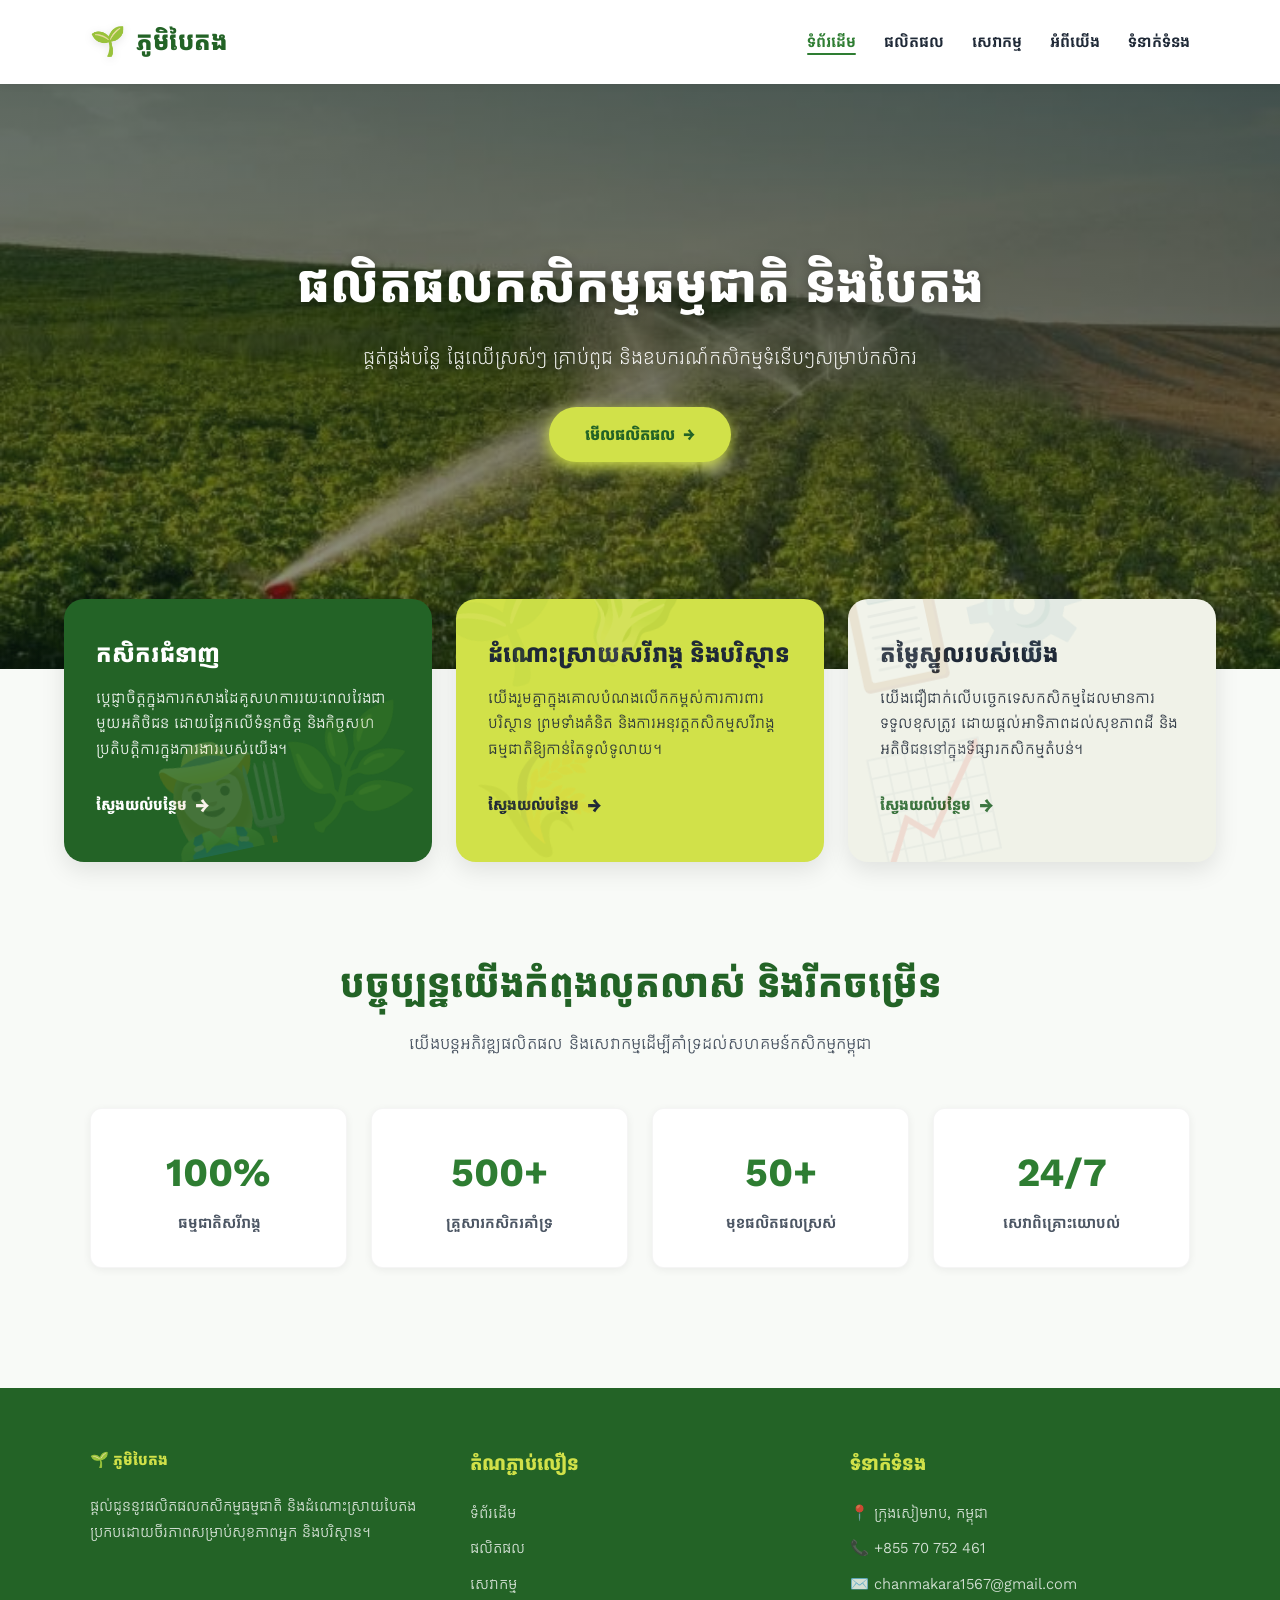
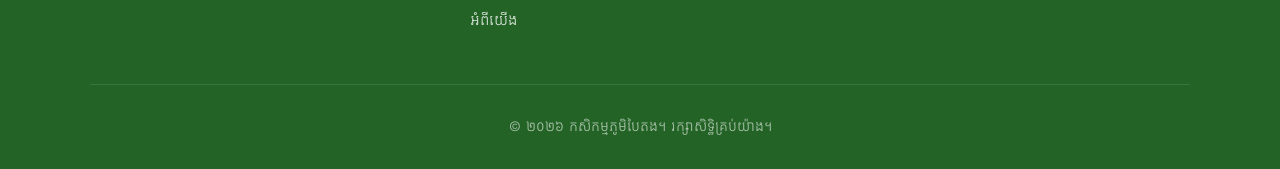
<file: index.html>
<!DOCTYPE html>

<html lang="km">

<head>

<meta charset="UTF-8">

<meta name="viewport" content="width=device-width, initial-scale=1.0">

<title>ភូមិបៃតង - កសិកម្មធម្មជាតិ</title>


<!-- Google Fonts (Kantumruy Pro) -->

<link rel="preconnect" href="https://fonts.googleapis.com">

<link rel="preconnect" href="https://fonts.gstatic.com" crossorigin>

<link href="https://fonts.googleapis.com/css2?family=Kantumruy+Pro:ital,wght@0,300..700;1,300..700&display=swap" rel="stylesheet">


<!-- Link to External CSS -->

<link rel="stylesheet" href="style.css">

</head>

<body>



<!-- ==========================================

1. NAVBAR SECTION

========================================== -->

<header class="navbar">

<!-- កែប្រែត្រង់នេះ៖ ចុចលើ logo "ភូមិបៃតង" ដើម្បីត្រឡប់មកទំព័រដើម (index.html) -->

<a href="index.html" class="logo">

<span class="logo-icon">🌱</span> ភូមិបៃតង

</a>

<nav>

<ul class="nav-links" id="navLinks">

<li><a href="index.html#hero" class="active">ទំព័រដើម</a></li>

<li><a href="index.html#products">ផលិតផល</a></li>

<li><a href="index.html#services">សេវាកម្ម</a></li>

<li><a href="index.html#about">អំពីយើង</a></li>

<li><a href="index.html#contact">ទំនាក់ទំនង</a></li>

</ul>

</nav>

<div class="mobile-menu-btn" onclick="toggleMenu()" aria-label="Toggle Navigation">☰</div>

</header>



<!-- ==========================================

2. HERO SECTION

========================================== -->

<section class="hero" id="hero">

<div class="hero-content">

<h1>ផលិតផលកសិកម្មធម្មជាតិ និងបៃតង</h1>

<p>ផ្គត់ផ្គង់បន្លែ ផ្លែឈើស្រស់ៗ គ្រាប់ពូជ និងឧបករណ៍កសិកម្មទំនើបៗសម្រាប់កសិករ</p>

<a href="detail.html" class="btn">

មើលផលិតផល <span>→</span>

</a>

</div>

</section>



<!-- ==========================================

3. FEATURE BOXES SECTION

========================================== -->

<section class="feature-boxes" id="services">

<!-- ប្រអប់ទី១: កសិករជំនាញ -->

<div class="feature-box feature-box-1">

<div>

<h2>កសិករជំនាញ</h2>

<p>ប្តេជ្ញាចិត្តក្នុងការកសាងដៃគូសហការរយៈពេលវែងជាមួយអតិថិជន ដោយផ្អែកលើទំនុកចិត្ត និងកិច្ចសហប្រតិបត្តិការក្នុងការងាររបស់យើង។</p>

</div>

<a href="about.html" class="discover-more">ស្វែងយល់បន្ថែម <span class="icon-arrow">→</span></a>

<div class="box-icon-bg">👩🏼‍🌾🌿</div>

</div>



<!-- ប្រអប់ទី២: ដំណោះស្រាយសរីរាង្គ -->

<div class="feature-box feature-box-2">

<div>

<h2>ដំណោះស្រាយសរីរាង្គ និងបរិស្ថាន</h2>

<p>យើងរួមគ្នាក្នុងគោលបំណងលើកកម្ពស់ការការពារបរិស្ថាន ព្រមទាំងគំនិត និងការអនុវត្តកសិកម្មសរីរាង្គធម្មជាតិឱ្យកាន់តែទូលំទូលាយ។</p>

</div>

<a href="organic-farming.html" class="discover-more">ស្វែងយល់បន្ថែម <span class="icon-arrow">→</span></a>

<div class="box-icon-bg">🌱🥬🌾</div>

</div>



<!-- ប្រអប់ទី៣: តម្លៃស្នូល -->

<div class="feature-box feature-box-3">

<div>

<h2>តម្លៃស្នូលរបស់យើង</h2>

<p>យើងជឿជាក់លើបច្ចេកទេសកសិកម្មដែលមានការទទួលខុសត្រូវ ដោយផ្តល់អាទិភាពដល់សុខភាពដី និងអតិថិជននៅក្នុងទីផ្សារកសិកម្មតំបន់។</p>

</div>

<a href="va.html" class="discover-more">ស្វែងយល់បន្ថែម <span class="icon-arrow">→</span></a>

<div class="box-icon-bg">📋⚙️📈</div>

</div>

</section>



<!-- ==========================================

4. EXTRA CONTENT & STATS

========================================== -->

<section class="extra-content" id="products">

<div class="section-header" id="about">

<h2>បច្ចុប្បន្នយើងកំពុងលូតលាស់ និងរីកចម្រើន</h2>

<p>យើងបន្តអភិវឌ្ឍផលិតផល និងសេវាកម្មដើម្បីគាំទ្រដល់សហគមន៍កសិកម្មកម្ពុជា</p>

</div>



<div class="stats-grid">

<div class="stat-card">

<div class="number">100%</div>

<div class="label">ធម្មជាតិសរីរាង្គ</div>

</div>

<div class="stat-card">

<div class="number">500+</div>

<div class="label">គ្រួសារកសិករគាំទ្រ</div>

</div>

<div class="stat-card">

<div class="number">50+</div>

<div class="label">មុខផលិតផលស្រស់</div>

</div>

<div class="stat-card">

<div class="number">24/7</div>

<div class="label">សេវាពិគ្រោះយោបល់</div>

</div>

</div>

</section>



<!-- ==========================================

5. FOOTER SECTION

========================================== -->

<footer id="contact">

<div class="footer-content">

<div class="footer-col">

<!-- កែប្រែ Footer ៖ ដាក់ link លើចំណងជើង "🌱 ភូមិបៃតង" ឱ្យចុចត្រឡប់ទៅទំព័រដើមដែរ -->

<h3>

<a href="index.html" style="color: inherit; text-decoration: none;">🌱 ភូមិបៃតង</a>

</h3>

<p>ផ្តល់ជូននូវផលិតផលកសិកម្មធម្មជាតិ និងដំណោះស្រាយបៃតងប្រកបដោយចីរភាពសម្រាប់សុខភាពអ្នក និងបរិស្ថាន។</p>

</div>

<div class="footer-col">

<h3>តំណភ្ជាប់លឿន</h3>

<a href="index.html#hero">ទំព័រដើម</a>

<a href="index.html#products">ផលិតផល</a>

<a href="index.html#services">សេវាកម្ម</a>

<a href="index.html#about">អំពីយើង</a>

</div>

<div class="footer-col">

<h3>ទំនាក់ទំនង</h3>

<p>📍 ក្រុងសៀមរាប, កម្ពុជា</p>

<p>📞 +855 70 752 461</p>

<p>✉️ chanmakara1567@gmail.com</p>

</div>

</div>

<div class="footer-bottom">

<p>© ២០២៦ កសិកម្មភូមិបៃតង។ រក្សាសិទ្ធិគ្រប់យ៉ាង។</p>

</div>

</footer>



<!-- ==========================================

6. SCRIPT

========================================== -->

<script>

function toggleMenu() {

const navLinks = document.getElementById('navLinks');

navLinks.classList.toggle('active');

}



// Close menu when clicking outside

document.addEventListener('click', function(event) {

const navLinks = document.getElementById('navLinks');

const menuBtn = document.querySelector('.mobile-menu-btn');


if (!navLinks.contains(event.target) && !menuBtn.contains(event.target) && navLinks.classList.contains('active')) {

navLinks.classList.remove('active');

}

});

</script>

</body>

</html>
</file>
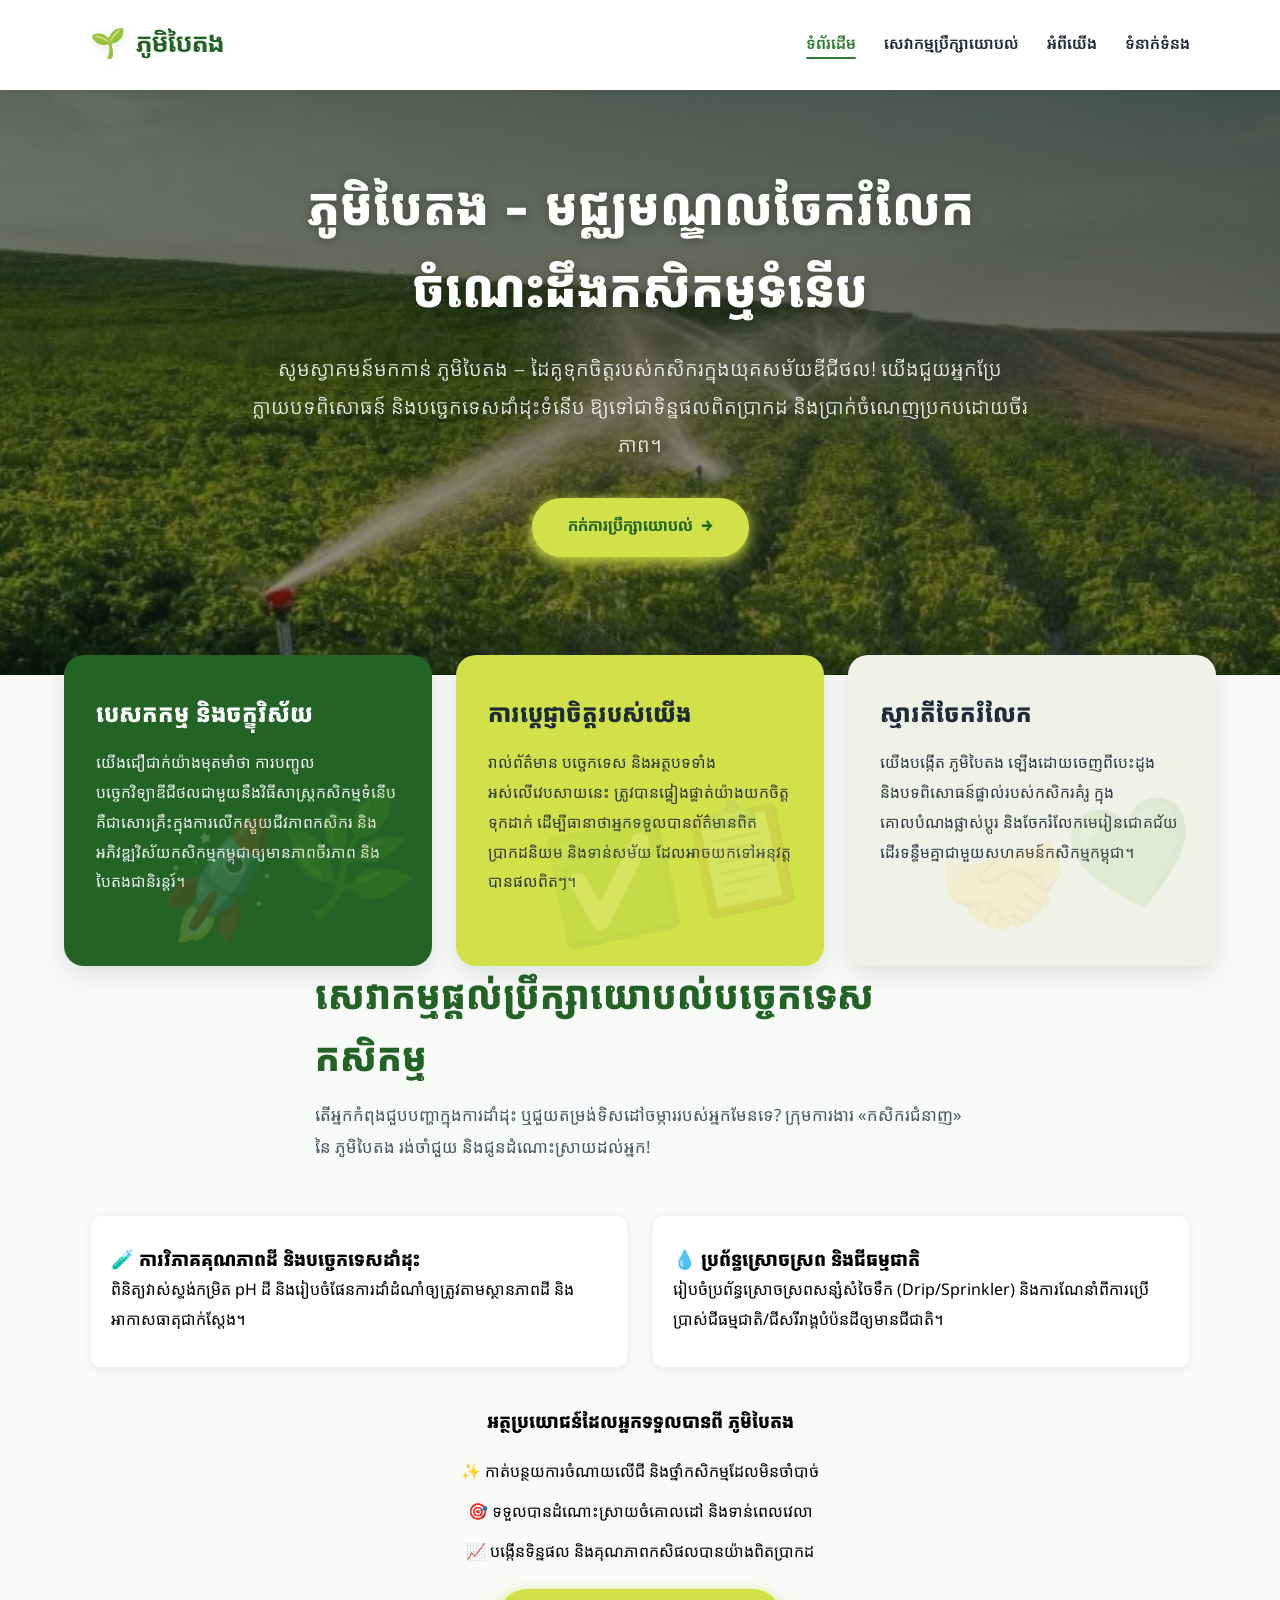
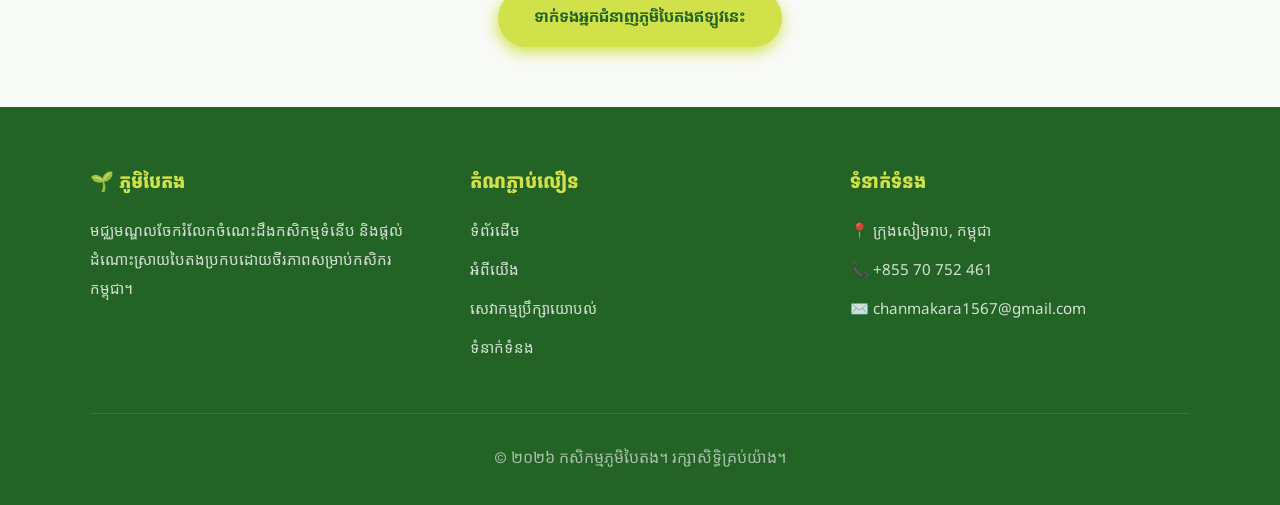
<file: about.html>
<!DOCTYPE html>
<html lang="km">
<head>
    <meta charset="UTF-8">
    <meta name="viewport" content="width=device-width, initial-scale=1.0">
    <title>ភូមិបៃតង - មជ្ឈមណ្ឌលចែករំលែកចំណេះដឹងកសិកម្មទំនើប</title>
    
    <!-- Google Fonts (Nokora & Kantumruy Pro) -->
    <link rel="preconnect" href="https://fonts.googleapis.com">
    <link rel="preconnect" href="https://fonts.gstatic.com" crossorigin>
    <link href="https://fonts.googleapis.com/css2?family=Kantumruy+Pro:wght@400;500;600;700&family=Nokora:wght@400;700&display=swap" rel="stylesheet">
    
    <!-- Link to External CSS -->
    <link rel="stylesheet" href="style.css">

    <!-- CSS កែសម្រួលបញ្ហាអក្សរជាន់គ្នា -->
    <style>
        /* កំណត់ Font ឱ្យច្បាស់ និងលុបចន្លោះអក្សរដែលធ្វើឱ្យជាន់គ្នា */
        * {
            letter-spacing: normal !important; /* លុប letter-spacing ដែលធ្វើឱ្យអក្សរជាន់គ្នា */
            word-spacing: normal !important;
        }

        body {
            font-family: 'Nokora', 'Kantumruy Pro', 'Khmer OS Battambang', sans-serif !important;
            line-height: 1.9 !important; /* បន្ថែមឃ្លាតជួរឱ្យស្រឡះ */
            font-weight: 400 !important;
        }

        /* កែប្រែចំណងជើងកុំឱ្យក្រាស់ពេកនាំឱ្យជាន់គ្នា */
        h1, h2, h3, h4, h5, h6 {
            font-family: 'Kantumruy Pro', 'Nokora', sans-serif !important;
            line-height: 1.6 !important;
            font-weight: 700 !important;
        }

        p {
            line-height: 1.9 !important;
            font-size: 1rem;
        }
    </style>
</head>
<body>

    <!-- ==========================================
       1. NAVBAR SECTION
       ========================================== -->
    <header class="navbar">
       <a href="index.html" class="logo">

<span class="logo-icon">🌱</span> ភូមិបៃតង

</a>
        <nav>
            <ul class="nav-links" id="navLinks">
                <li><a href="#" class="active">ទំព័រដើម</a></li>
                <li><a href="#services">សេវាកម្មប្រឹក្សាយោបល់</a></li>
                <li><a href="#about">អំពីយើង</a></li>
                <li><a href="#contact">ទំនាក់ទំនង</a></li>
            </ul>
        </nav>
        <div class="mobile-menu-btn" onclick="toggleMenu()" aria-label="Toggle Navigation">☰</div>
    </header>

    <!-- ==========================================
       2. HERO SECTION
       ========================================== -->
    <section class="hero">
        <div class="hero-content">
            <h1>ភូមិបៃតង - មជ្ឈមណ្ឌលចែករំលែកចំណេះដឹងកសិកម្មទំនើប</h1>
            <p>សូមស្វាគមន៍មកកាន់ ភូមិបៃតង – ដៃគូទុកចិត្តរបស់កសិករក្នុងយុគសម័យឌីជីថល! យើងជួយអ្នកប្រែក្លាយបទពិសោធន៍ និងបច្ចេកទេសដាំដុះទំនើប ឱ្យទៅជាទិន្នផលពិតប្រាកដ និងប្រាក់ចំណេញប្រកបដោយចីរភាព។</p>
            <a href="#services" class="btn">
                កក់ការប្រឹក្សាយោបល់ <span>→</span>
            </a>
        </div>
    </section>

    <!-- ==========================================
       3. ABOUT US SECTION
       ========================================== -->
    <section id="about" class="about-section">
        <div class="section-header">
        </div>

        <div class="feature-boxes">
            <!-- បេសកកម្ម និងចក្ខុវិស័យ -->
            <div class="feature-box feature-box-1">
                <div>
                    <h2>បេសកកម្ម និងចក្ខុវិស័យ</h2>
                    <p>យើងជឿជាក់យ៉ាងមុតមាំថា ការបញ្ចូលបច្ចេកវិទ្យាឌីជីថលជាមួយនឹងវិធីសាស្ត្រកសិកម្មទំនើប គឺជាសោរគ្រឹះក្នុងការលើកស្ទួយជីវភាពកសិករ និងអភិវឌ្ឍវិស័យកសិកម្មកម្ពុជាឲ្យមានភាពចីរភាព និងបៃតងជានិរន្តរ៍។</p>
                </div>
                <div class="box-icon-bg">🚀🌿</div>
            </div>

            <!-- ការប្តេជ្ញាចិត្តរបស់យើង -->
            <div class="feature-box feature-box-2">
                <div>
                    <h2>ការប្តេជ្ញាចិត្តរបស់យើង</h2>
                    <p>រាល់ព័ត៌មាន បច្ចេកទេស និងអត្ថបទទាំងអស់លើវេបសាយនេះ ត្រូវបានផ្ទៀងផ្ទាត់យ៉ាងយកចិត្តទុកដាក់ ដើម្បីធានាថាអ្នកទទួលបានព័ត៌មានពិត ប្រាកដនិយម និងទាន់សម័យ ដែលអាចយកទៅអនុវត្តបានផលពិតៗ។</p>
                </div>
                <div class="box-icon-bg">✅📋</div>
            </div>

            <!-- ស្មារតីចែករំលែក -->
            <div class="feature-box feature-box-3">
                <div>
                    <h2>ស្មារតីចែករំលែក</h2>
                    <p>យើងបង្កើត ភូមិបៃតង ឡើងដោយចេញពីបេះដូង និងបទពិសោធន៍ផ្ទាល់របស់កសិករគំរូ ក្នុងគោលបំណងផ្លាស់ប្តូរ និងចែករំលែកមេរៀនជោគជ័យ ដើរទន្ទឹមគ្នាជាមួយសហគមន៍កសិកម្មកម្ពុជា។</p>
                </div>
                <div class="box-icon-bg">🤝💚</div>
            </div>
        </div>
    </section>

    <!-- ==========================================
       4. SERVICES SECTION
       ========================================== -->
    <section id="services" class="services-section">
        <div class="section-header">
            <h2>សេវាកម្មផ្តល់ប្រឹក្សាយោបល់បច្ចេកទេសកសិកម្ម</h2>
            <p>តើអ្នកកំពុងជួបបញ្ហាក្នុងការដាំដុះ ឬជួយតម្រង់ទិសដៅចម្ការរបស់អ្នកមែនទេ? ក្រុមការងារ «កសិករជំនាញ» នៃ ភូមិបៃតង រង់ចាំជួយ និងជូនដំណោះស្រាយដល់អ្នក!</p>
        </div>

        <div class="stats-grid">
            <div class="stat-card">
                <h3>🧪 ការវិភាគគុណភាពដី និងបច្ចេកទេសដាំដុះ</h3>
                <p>ពិនិត្យវាស់ស្ទង់កម្រិត pH ដី និងរៀបចំផែនការដាំដំណាំឲ្យត្រូវតាមស្ថានភាពដី និងអាកាសធាតុជាក់ស្តែង។</p>
            </div>
            <div class="stat-card">
                <h3>💧 ប្រព័ន្ធស្រោចស្រព និងជីធម្មជាតិ</h3>
                <p>រៀបចំប្រព័ន្ធស្រោចស្រពសន្សំសំចៃទឹក (Drip/Sprinkler) និងការណែនាំពីការប្រើប្រាស់ជីធម្មជាតិ/ជីសរីរាង្គបំប៉នដីឲ្យមានជីជាតិ។</p>
            </div>
        </div>

        <div class="benefits-container" style="text-align: center; margin-top: 40px;">
            <h3>អត្ថប្រយោជន៍ដែលអ្នកទទួលបានពី ភូមិបៃតង</h3>
            <ul style="list-style: none; padding: 0; margin: 20px 0;">
                <li style="margin-bottom: 10px;">✨ កាត់បន្ថយការចំណាយលើជី និងថ្នាំកសិកម្មដែលមិនចាំបាច់</li>
                <li style="margin-bottom: 10px;">🎯 ទទួលបានដំណោះស្រាយចំគោលដៅ និងទាន់ពេលវេលា</li>
                <li style="margin-bottom: 10px;">📈 បង្កើនទិន្នផល និងគុណភាពកសិផលបានយ៉ាងពិតប្រាកដ</li>
            </ul>
            <a href="#contact" class="btn">ទាក់ទងអ្នកជំនាញភូមិបៃតងឥឡូវនេះ</a>
        </div>
    </section>

    <!-- ==========================================
       5. FOOTER SECTION
       ========================================== -->
    <footer id="contact">
        <div class="footer-content">
            <div class="footer-col">
                <h3>🌱 ភូមិបៃតង</h3>
                <p>មជ្ឈមណ្ឌលចែករំលែកចំណេះដឹងកសិកម្មទំនើប និងផ្តល់ដំណោះស្រាយបៃតងប្រកបដោយចីរភាពសម្រាប់កសិករកម្ពុជា។</p>
            </div>
            <div class="footer-col">
                <h3>តំណភ្ជាប់លឿន</h3>
                <a href="#">ទំព័រដើម</a>
                <a href="#about">អំពីយើង</a>
                <a href="#services">សេវាកម្មប្រឹក្សាយោបល់</a>
                <a href="#contact">ទំនាក់ទំនង</a>
            </div>
            <div class="footer-col">
                <h3>ទំនាក់ទំនង</h3>
                <p>📍 ក្រុងសៀមរាប, កម្ពុជា</p>
                <p>📞 +855 70 752 461</p>
                <p>✉️ chanmakara1567@gmail.com</p>
            </div>
        </div>
        <div class="footer-bottom">
            <p>© ២០២៦ កសិកម្មភូមិបៃតង។ រក្សាសិទ្ធិគ្រប់យ៉ាង។</p>
        </div>
    </footer>

    <!-- ==========================================
       6. SCRIPT
       ========================================== -->
    <script>
        function toggleMenu() {
            const navLinks = document.getElementById('navLinks');
            navLinks.classList.toggle('active');
        }

        // Close menu when clicking outside
        document.addEventListener('click', function(event) {
            const navLinks = document.getElementById('navLinks');
            const menuBtn = document.querySelector('.mobile-menu-btn');
            
            if (!navLinks.contains(event.target) && !menuBtn.contains(event.target) && navLinks.classList.contains('active')) {
                navLinks.classList.remove('active');
            }
        });
    </script>
</body>
</html>
</file>
<file: style.css>
/* ==========================================
   1. GLOBAL STYLES & RESET
   ========================================== */
*, *::before, *::after {
    margin: 0;
    padding: 0;
    box-sizing: border-box;
}

:root {
    --primary-color: #236326;
    --primary-light: #2e7d32;
    --accent-yellow: #d1e149;
    --accent-gray: #f0f2e8;
    --text-dark: #1f2937;
    --text-muted: #4b5563;
    --light-bg: #f8faf7;
    --white: #ffffff;
    --radius-md: 12px;
    --radius-lg: 20px;
    --shadow-sm: 0 2px 8px rgba(0,0,0,0.06);
    --shadow-md: 0 8px 24px rgba(0,0,0,0.1);
    --shadow-lg: 0 16px 32px rgba(0,0,0,0.15);
    --transition: all 0.3s cubic-bezier(0.4, 0, 0.2, 1);
}

html {
    scroll-behavior: smooth;
}

body {
    font-family: 'Kantumruy Pro', sans-serif;
    background-color: var(--light-bg);
    line-height: 1.7;
    overflow-x: hidden;
}

/* ==========================================
   2. NAVBAR (Modern Glassmorphism)
   ========================================== */
.navbar {
    display: flex;
    justify-content: space-between;
    align-items: center;
    background-color: rgba(255, 255, 255, 0.92);
    backdrop-filter: blur(10px);
    padding: 1.1rem 7%;
    position: sticky;
    top: 0;
    z-index: 1000;
    box-shadow: var(--shadow-sm);
    transition: var(--transition);
}

.logo {
    font-size: 1.6rem;
    font-weight: 700;
    color: var(--primary-color);
    display: flex;
    align-items: center;
    gap: 10px;
    text-decoration: none;
}

.logo-icon {
    font-size: 1.8rem;
    filter: drop-shadow(0 2px 4px rgba(0,0,0,0.1));
}

.nav-links {
    display: flex;
    gap: 28px;
    align-items: center;
    list-style: none;
}

.nav-links a {
    text-decoration: none;
    color: var(--text-dark);
    font-weight: 600;
    font-size: 0.98rem;
    position: relative;
    padding: 4px 0;
    transition: var(--transition);
}

.nav-links a::after {
    content: '';
    position: absolute;
    bottom: 0;
    left: 0;
    width: 0;
    height: 2px;
    background-color: var(--primary-light);
    transition: var(--transition);
    border-radius: 2px;
}

.nav-links a:hover::after,
.nav-links a.active::after {
    width: 100%;
}

.nav-links a:hover,
.nav-links a.active {
    color: var(--primary-light);
}

.mobile-menu-btn {
    display: none;
    font-size: 1.8rem;
    cursor: pointer;
    color: var(--primary-color);
    user-select: none;
}

/* ==========================================
   3. HERO SECTION
   ========================================== */
.hero {
    background: linear-gradient(180deg, rgba(15, 32, 21, 0.65) 0%, rgba(15, 32, 21, 0.45) 100%), 
                url('002.jpg') center/cover no-repeat;
    min-height: 65vh;
    display: flex;
    justify-content: center;
    align-items: center;
    text-align: center;
    color: var(--white);
    padding: 60px 20px 100px;
}

.hero-content {
    max-width: 780px;
    animation: fadeInUp 0.8s ease-out;
}

.hero-content h1 {
    font-size: clamp(2rem, 4vw, 3.2rem);
    font-weight: 700;
    margin-bottom: 20px;
    line-height: 1.35;
    text-shadow: 0 2px 10px rgba(0,0,0,0.3);
}

.hero-content p {
    font-size: clamp(1rem, 2vw, 1.25rem);
    margin-bottom: 32px;
    opacity: 0.95;
    font-weight: 300;
}

.btn {
    display: inline-flex;
    align-items: center;
    gap: 8px;
    padding: 14px 36px;
    background-color: var(--accent-yellow);
    color: var(--primary-color);
    text-decoration: none;
    font-weight: 700;
    border-radius: 50px;
    box-shadow: -1px 5px 15px #d1e149;
    transition: var(--transition);
}

.btn:hover {
    transform: translateY(-3px);
    box-shadow: 0 8px 25px rgba(209, 225, 73, 0.5);
    background-color: #e2f258;
}

/* ==========================================
   4. FEATURE BOXES
   ========================================== */
.feature-boxes {
    display: grid;
    grid-template-columns: repeat(auto-fit, minmax(300px, 1fr));
    gap: 24px;
    max-width: 1200px;
    margin: -70px auto 0;
    position: relative;
    z-index: 10;
    padding: 0 24px;
}

.feature-box {
    padding: 40px 32px;
    border-radius: var(--radius-lg);
    position: relative;
    overflow: hidden;
    display: flex;
    flex-direction: column;
    justify-content: space-between;
    box-shadow: var(--shadow-md);
    transition: var(--transition);
}

.feature-box:hover {
    transform: translateY(-8px);
    box-shadow: var(--shadow-lg);
}

/* Cards Themes */
.feature-box-1 {
    background-color: var(--primary-color);
    color: var(--white);
}

.feature-box-2 {
    background-color: var(--accent-yellow);
    color: var(--text-dark);
}

.feature-box-3 {
    background-color: var(--accent-gray);
    color: var(--text-dark);
}

.feature-box h2 {
    font-size: 1.5rem;
    font-weight: 700;
    margin-bottom: 16px;
    line-height: 1.3;
}

.feature-box p {
    font-size: 0.98rem;
    margin-bottom: 28px;
    opacity: 0.9;
    line-height: 1.6;
}

.discover-more {
    text-decoration: none;
    font-weight: 700;
    display: inline-flex;
    align-items: center;
    gap: 8px;
    font-size: 0.95rem;
    transition: var(--transition);
    width: fit-content;
}

.discover-more .icon-arrow {
    font-size: 1.2rem;
    transition: transform 0.3s ease;
}

.discover-more:hover .icon-arrow {
    transform: translateX(6px);
}

.feature-box-1 .discover-more { color: var(--white); }
.feature-box-2 .discover-more { color: var(--text-dark); }
.feature-box-3 .discover-more { color: var(--primary-color); }

.box-icon-bg {
    position: absolute;
    bottom: -10px;
    right: 15px;
    font-size: 6.5rem;
    opacity: 0.12;
    transform: rotate(-12deg);
    pointer-events: none;
}

.feature-box-1 .box-icon-bg { opacity: 0.18; }

/* ==========================================
   5. EXTRA CONTENT & STATS
   ========================================== */
.extra-content {
    padding: 90px 7% 60px;
    text-align: center;
}

.section-header {
    max-width: 650px;
    margin: 0 auto 50px;
}

.section-header h2 {
    font-size: clamp(1.8rem, 3vw, 2.4rem);
    font-weight: 700;
    color: var(--primary-color);
    margin-bottom: 12px;
}

.section-header p {
    color: var(--text-muted);
    font-size: 1.05rem;
}

.stats-grid {
    display: grid;
    grid-template-columns: repeat(auto-fit, minmax(220px, 1fr));
    gap: 24px;
    max-width: 1100px;
    margin: 0 auto;
}

.stat-card {
    background: var(--white);
    padding: 30px 20px;
    border-radius: var(--radius-md);
    box-shadow: var(--shadow-sm);
    border: 1px solid rgba(0,0,0,0.04);
    transition: var(--transition);
}

.stat-card:hover {
    box-shadow: var(--shadow-md);
    transform: translateY(-4px);
}

.stat-card .number {
    font-size: 2.5rem;
    font-weight: 700;
    color: var(--primary-light);
    margin-bottom: 4px;
}

.stat-card .label {
    color: var(--text-muted);
    font-size: 0.95rem;
    font-weight: 600;
}

/* ==========================================
   6. FOOTER
   ========================================== */
footer {
    background-color: var(--primary-color);
    padding: 60px 7% 30px;
    margin-top: 60px;
}

.footer-content {
    display: grid;
    grid-template-columns: repeat(auto-fit, minmax(250px, 1fr));
    gap: 40px;
    max-width: 1200px;
    margin: 0 auto 40px;
    text-align: left;
}

.footer-col h3 {
    font-size: 1.2rem;
    margin-bottom: 20px;
    color: var(--accent-yellow);
}

.footer-col p, .footer-col a {
    color: rgba(255, 255, 255, 0.8);
    text-decoration: none;
    font-size: 0.95rem;
    display: block;
    margin-bottom: 10px;
    transition: var(--transition);
}

.footer-col a:hover {
    color: var(--white);
    padding-left: 5px;
}

.footer-bottom {
    text-align: center;
    padding-top: 30px;
    border-top: 1px solid rgba(255, 255, 255, 0.1);
    color: rgba(255, 255, 255, 0.6);
    font-size: 0.9rem;
}

/* ==========================================
   7. ANIMATIONS & RESPONSIVE
   ========================================== */
@keyframes fadeInUp {
    from {
        opacity: 0;
        transform: translateY(20px);
    }
    to {
        opacity: 1;
        transform: translateY(0);
    }
}

@media (max-width: 868px) {
    .mobile-menu-btn {
        display: block;
    }

    .nav-links {
        display: none;
        flex-direction: column;
        position: absolute;
        top: 100%;
        left: 0;
        width: 100%;
        background-color: var(--white);
        padding: 24px;
        box-shadow: var(--shadow-md);
        gap: 16px;
        text-align: center;
    }

    .nav-links.active {
        display: flex;
    }

    .feature-boxes {
        margin-top: -30px;
        grid-template-columns: 1fr;
    }

    .hero {
        min-height: 55vh;
    }
}
</file>
